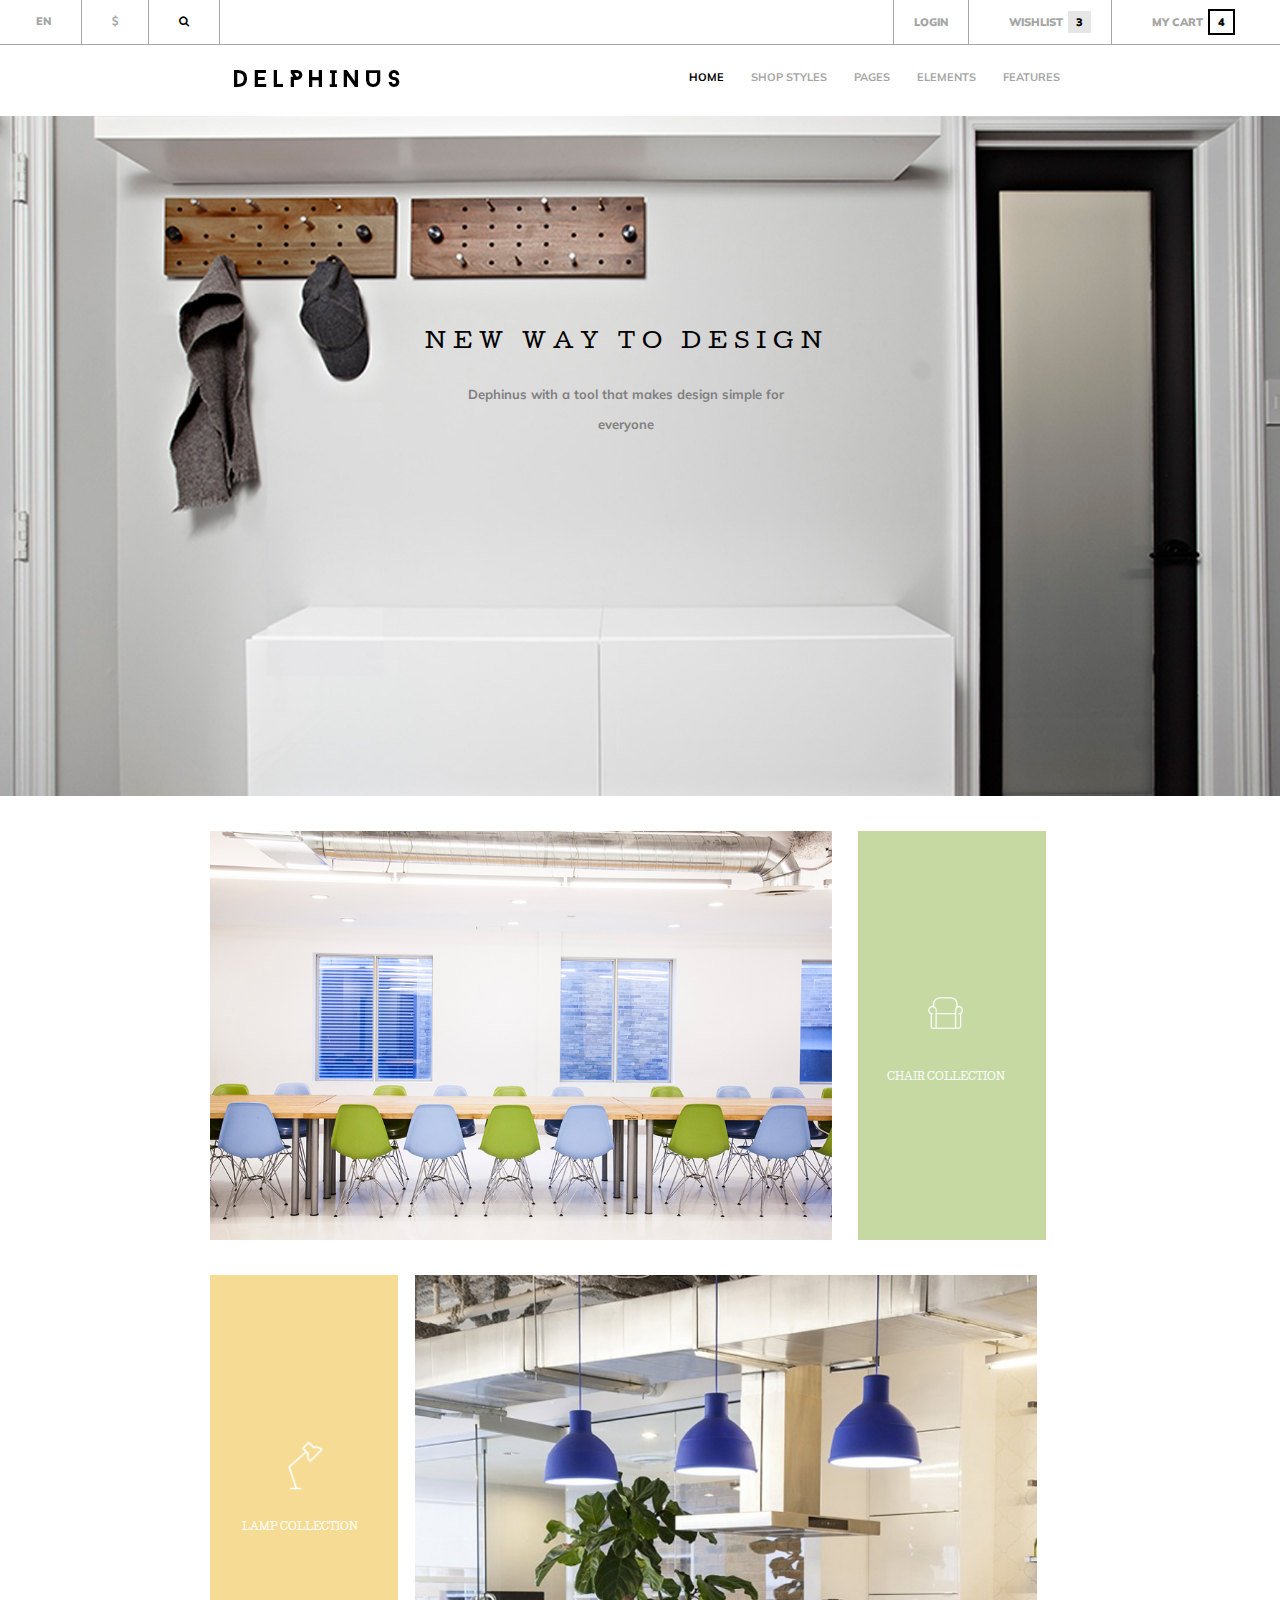
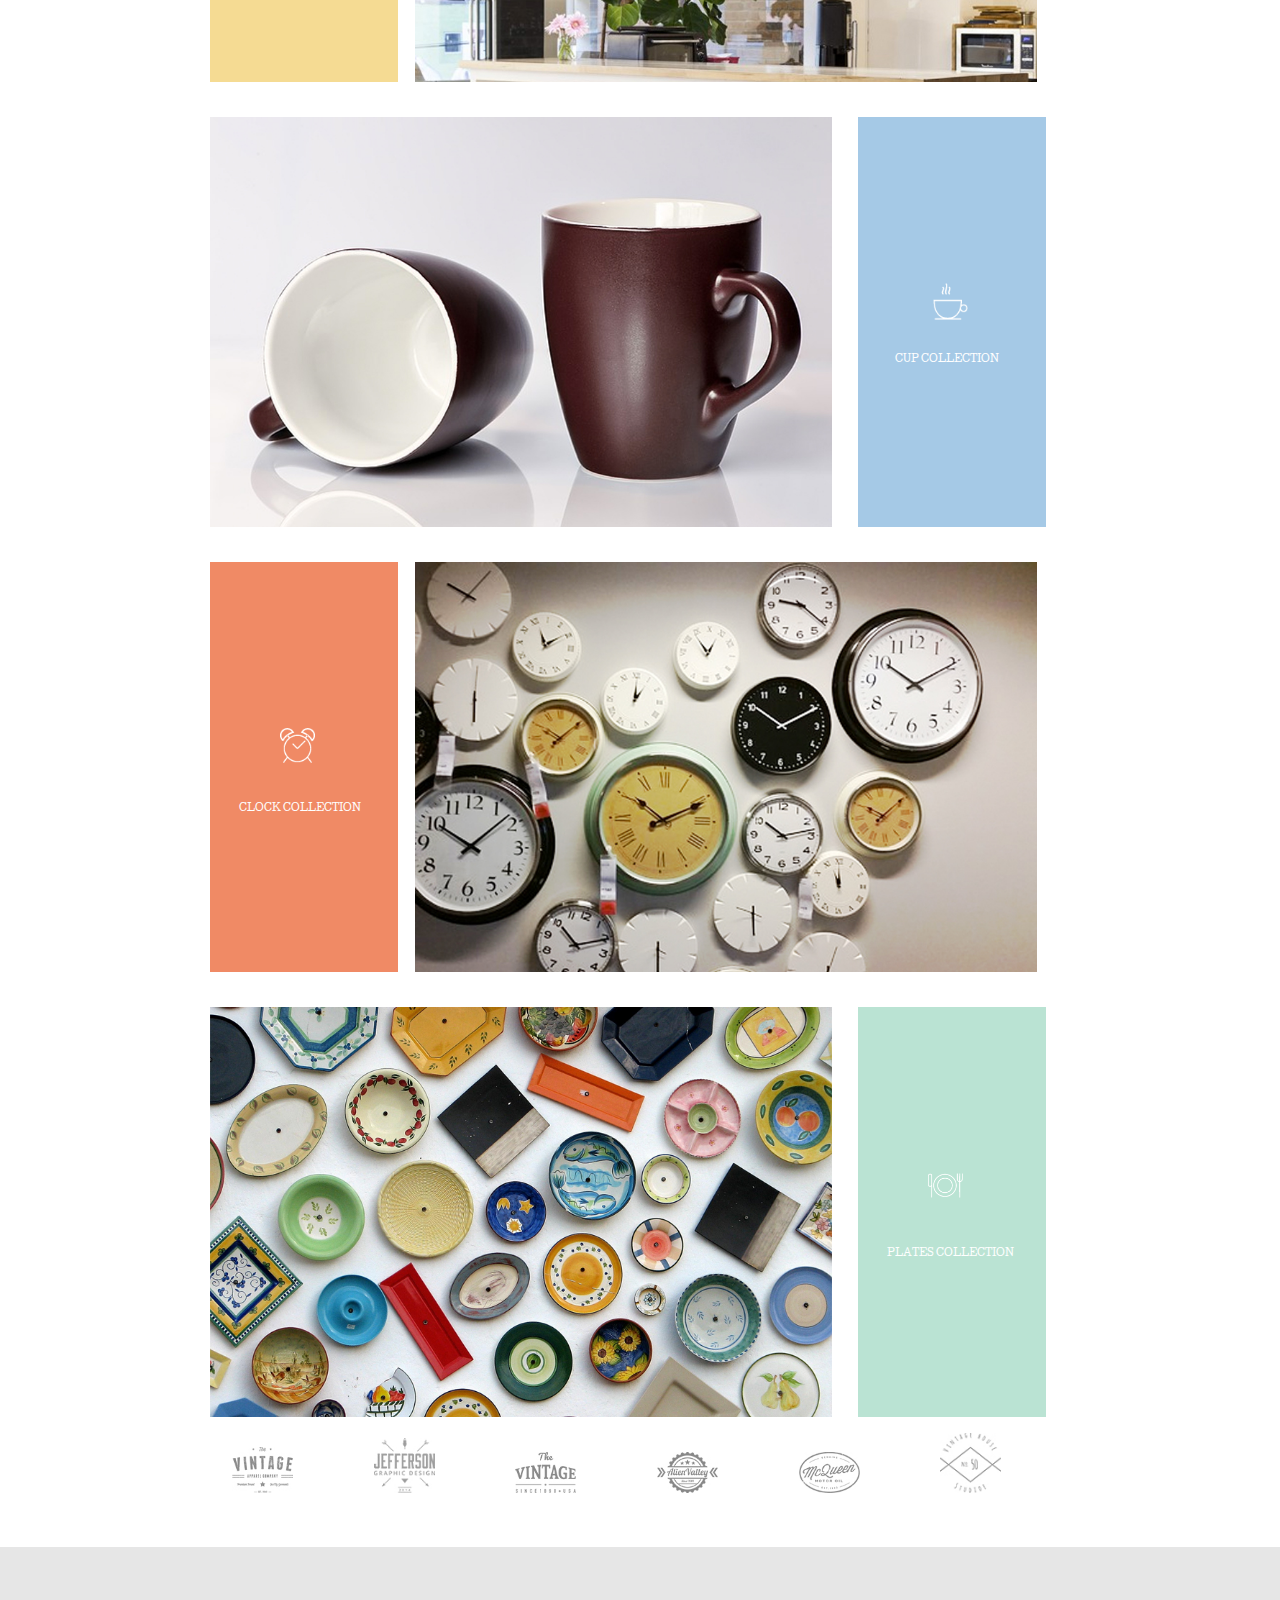
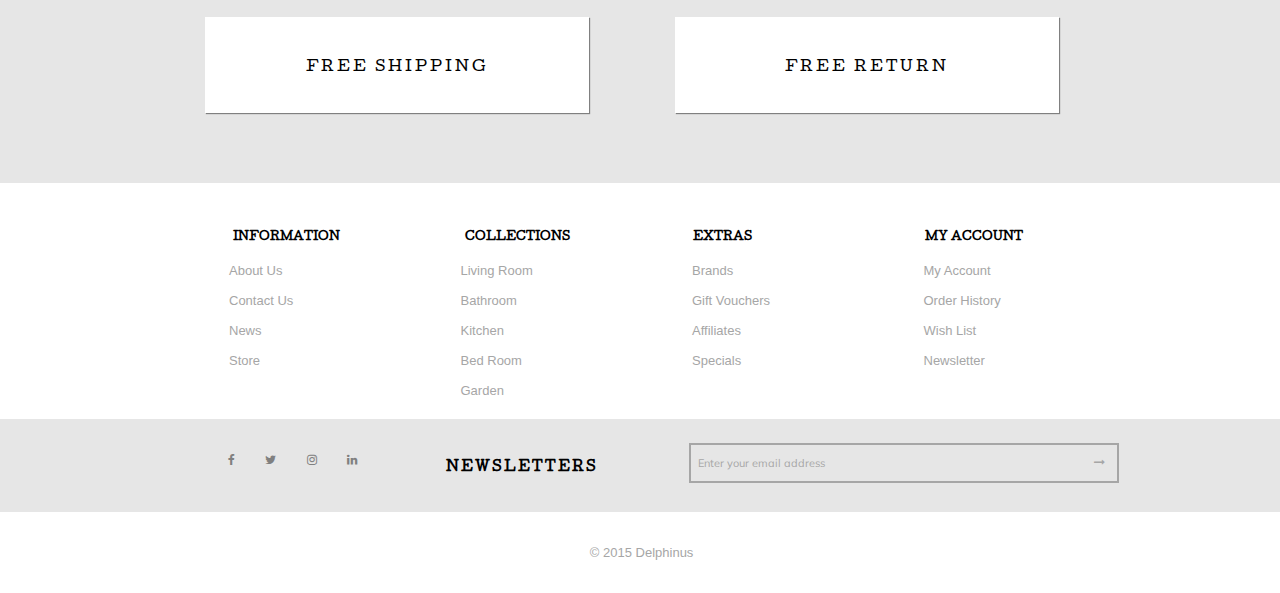
<file: index.html>
<!DOCTYPE html>
<html lang="en">
<head>
	<meta charset="UTF-8">
	<title>Home Page</title>
	<link rel="stylesheet" href="https://maxcdn.bootstrapcdn.com/font-awesome/4.4.0/css/font-awesome.min.css">
	<link href='https://fonts.googleapis.com/css?family=Muli:400,400italic' rel='stylesheet' type='text/css'>
	<link href='https://fonts.googleapis.com/css?family=Cutive' rel='stylesheet' type='text/css'>
	<link rel="icon" href="images/favicon.ico" type="image/x-icon"/>
	<link rel="stylesheet" href="styles/styles.css">
</head>
<body>

	<header class="headerNav">
	  <nav class="topNav clearfix">
		<ul class="listTopLeft">
		 	<li><a href="http://google.com" class="enIcon" target="_blank">EN</a></li>

		 	<li><a href="http://google.com" class="currencyIcon"target="_blank"><i class="fa fa-usd"></a></i></li>

		 	<li><a href="http://google.com" class="searchIcon" target="_blank"><i class="fa fa-search"></a></i></li>
		</ul>
		
		<ul class="listTopRight">
			<li><a href="http://google.com" class="loginIcon" target="_blank">Login</a></li>
			<li ><a href="http://google.com" class="wishListIcon" target="_blank">Wishlist <span class="counter three">3</span></a></li>
			<li><a href="http://google.com" class="myCartIcon" target="_blank">My Cart <span class="counter four">4</span></a></li>
		</ul>
	  </nav>

	  <nav class="navBar clearfix">
		 <div class="container clearfix"> 

		    <img src="images/delphinus-logo.png" class="delphinosLogo" alt="">
		    
		    <ul>
				 <li>Home</li>
				 <li>Shop Styles</li>
				 <li>Pages</li>
				 <li>Elements</li>
				 <li>Features</li>
		    </ul> 
		  </div>
	  </nav>
	</header>

	<section class="landingImage">
		
		<h1>New Way To Design</h1>
		<p>Dephinus with a tool that makes design simple for everyone</p>
		
	</section>

	<section class="landingPageMain">

		<div class="container landing">

		  <div class="row clearfix">
		     <img src="images/mainLP-chairs.jpg" alt="">
			 <div class="column one">
			 	<img src="images/mainLP-chair-icon.png" class="chair" alt="">
			 	<p>Chair Collection</p>
			 </div>
		  </div>

		  <div class="row clearfix">
		    <img src="images/mainLP-lamps.jpg" class="oppositeImage" alt="">
			<div class="column oppositeColumn two">
			  <img src="images/mainLP-lamp-icon.png" class="lamp" alt="">
			  <p class="lampText">Lamp Collection</p>
			</div>
		  </div>

		  <div class="row clearfix">
		     <img src="images/mainLP-cups.jpg" alt="">
			 <div class="column three">
			 	<img src="images/mainLP-cup-icon.png" class="cup" alt="">
			 	<p class="cupText">Cup Collection</p>
			 </div>
		  </div>

		  <div class="row clearfix">
		    <img src="images/mainLP-clocks.jpg" class="oppositeImage" alt="">
			<div class="column oppositeColumn four">
			 	<img src="images/mainLP-clock-icon.png" class="clock" alt="">
			 	<p>Clock Collection</p>
			</div>
		  </div>

		  <div class="row opposite clearfix">
		     <img src="images/mainLP-plates.jpg" alt="">
			 <div class="column five">
			 	<img src="images/mainLP-plate-icon.png" class="plate" alt="">
			 	<p>Plates Collection</p>
			 </div>
		  </div>

		<ul class="clientList">
		   <li><a href="http://google.ca"><img src="images/mainLP-client01.jpg" alt=""></a></li>
		   <li><a href="http://google.ca"><img src="images/mainLP-client02.jpg" alt=""></a></li>
		   <li><a href="http://google.ca"><img src="images/mainLP-client03.jpg" alt=""></a></li>
		   <li><a href="http://google.ca"><img src="images/mainLP-client04.jpg" alt=""></a></li>
		   <li><a href="http://google.ca"><img src="images/mainLP-client05.jpg" alt=""></a></li>
		   <li><a href="http://google.ca"><img src="images/mainLP-client06.jpg" alt=""></a></li>
		</ul>
	</section>

	<section class="shippingReturn">
		
	   <div class="container clearfix"> 
		  <div class="landingShippingReturn">

				<div class="freeShipping">
					<p>Free Shipping</p>
				</div>
		

			 	<div class="freeReturn">
					<p>Free Return</p>
				</div>
		  </div>
	   </div>

	</section>

	<section class="footerList">
		<div class="container clearfix">
			<div class="footerLandingList1">
			   <div class="listItem"> 
					<h3 class="information">Information</h3>
					<ul>
						<li>About Us</li>
						<li>Contact Us</li>
						<li>News</li>
						<li>Store</li>	
					</ul>
				</div>   

				<div class="listItem"> 
					<h3 class="collections">Collections</h3>
					<ul>
						<li>Living Room</li>
						<li>Bathroom</li>
						<li>Kitchen</li>
						<li>Bed Room</li>
						<li>Garden</li>
					</ul>
				</div> 

				<div class="listItem"> 
					<h3 class="extras">Extras</h3>
					<ul>
						<li>Brands</li>
						<li>Gift Vouchers</li>
						<li>Affiliates</li>
						<li>Specials</li>
					</ul>
				</div> 

				<div class="listItem"> 
					<h3 class="myAccount">My Account</h3>
					<ul>
						<li>My Account</li>
						<li>Order History</li>
						<li>Wish List</li>
						<li>Newsletter</li>
					</ul>
			</div>
		</div>
	</section>
	
	<section class="footerLandingPage">
		<div class="container clearfix">
			<ul class="footerLandingList2"> 
				<i class="fa fa-facebook"></i>
				<i class="fa fa-twitter"></i>
				<i class="fa fa-instagram"></i>
				<i class="fa fa-linkedin"></i>
			</ul>

			<div class="footerNewsLetters"> 
				<p>Newsletters</p>
			</div>

			<div class="footerEnterEmail">
				<p>Enter your email address <i class="fa fa-long-arrow-right"></i></p>
				
			</div>
		</div>
	</section>

	<section class="homeCopyRight">
		<p>&#169; 2015 Delphinus</p>
	</section>

</body>
</html>
</file>
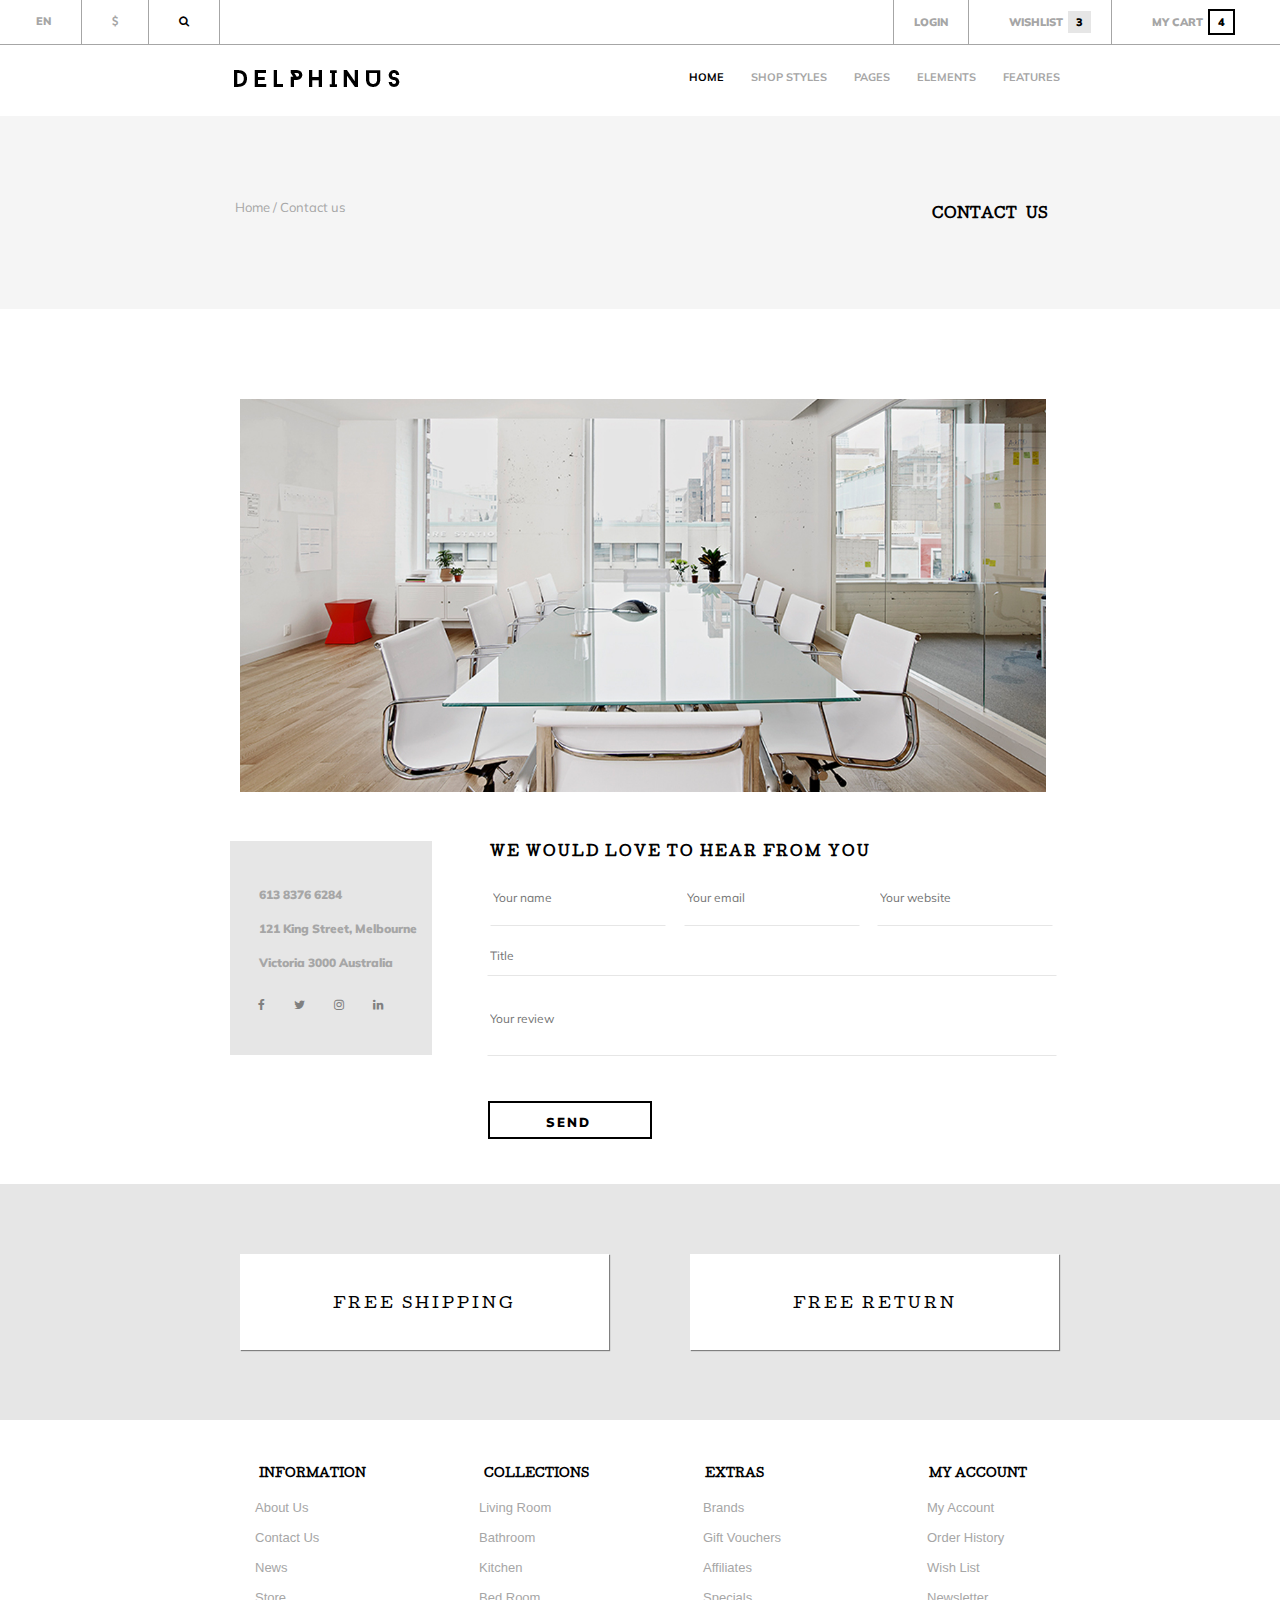
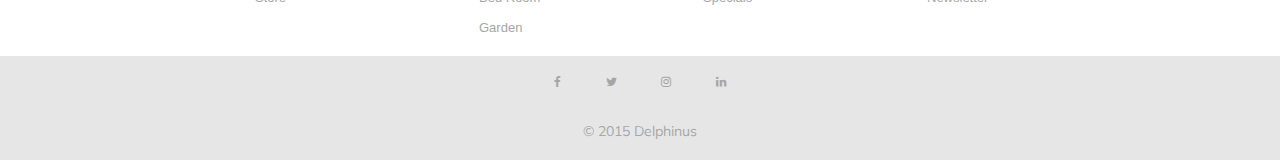
<file: contactPage.html>
<!DOCTYPE html>
<html lang="en">
<head>
	<meta charset="UTF-8"> 
	<title>Contact Page</title>
	<link rel="stylesheet" href="https://maxcdn.bootstrapcdn.com/font-awesome/4.4.0/css/font-awesome.min.css">
	<link href='https://fonts.googleapis.com/css?family=Muli:400,400italic' rel='stylesheet' type='text/css'>
	<link href='https://fonts.googleapis.com/css?family=Cutive' rel='stylesheet' type='text/css'>
	<link rel="icon" href="images/favicon.ico" type="image/x-icon"/>
	<link rel="stylesheet" href="styles/styles.css">
</head>

<body>
	<header class="headerNav">
	  <nav class="topNav clearfix">
		<ul class="listTopLeft">
		 	<li><a href="http://google.com" class="enIcon" target="_blank">EN</a></li>

		 	<li><a href="http://google.com" class="currencyIcon"target="_blank"><i class="fa fa-usd"></a></i></li>

		 	<li><a href="http://google.com" class="searchIcon" target="_blank"><i class="fa fa-search"></a></i></li>
		</ul>
		
		<ul class="listTopRight">
			<li><a href="http://google.com" class="loginIcon" target="_blank">Login</a></li>
			<li ><a href="http://google.com" class="wishListIcon" target="_blank">Wishlist <span class="counter three">3</span></a></li>
			<li><a href="http://google.com" class="myCartIcon" target="_blank">My Cart <span class="counter four">4</span></a></li>
		</ul>
	  </nav>

	  <nav class="navBar clearfix">
		 <div class="container clearfix"> 

		    <img src="images/delphinus-logo.png" class="delphinosLogo" alt="">
		    
		    <ul>
				 <li>Home</li>
				 <li>Shop Styles</li>
				 <li>Pages</li>
				 <li>Elements</li>
				 <li>Features</li>
		    </ul> 
		  </div>
	  </nav>
	</header>

	<section class="contactBar clearfix">
		<div class="container"> 
			<p>Home / Contact us</p>
			<h2>Contact <span class="contactUs">Us</span></h2>
		</div>
	</section>

	<section class="mainContactContent"> 

		<div class="container clearfix">
			<img src="images/contact-main.jpg" alt="">

			<div class="contactAddressBox">

				<p>613 8376 6284</p>
				<p>121 King Street, Melbourne</p>
				<p>Victoria 3000 Australia</p>

				<i class="fa fa-facebook"></i>
				<i class="fa fa-twitter"></i>
				<i class="fa fa-instagram"></i>
				<i class="fa fa-linkedin"></i>

			</div>



		 <form action="">

			 <p>We Would Love to Hear From you</p> 
			 
			 <input type="text" name="name" class="inputField" placeholder="Your name"> 

			 <input type="text" name="email" class="inputField"placeholder="Your email">

			 <input type="text" name="website" class="inputField" placeholder="Your website">

			 <input type="text" name="title" class="formTitle" placeholder="Title">

			 <input type="text" name="review" class="formReview" placeholder="Your review">

			<div class="sendForm">
				<p>Send</p>
			</div>

		 </form>

		</div>

	</section>

	<section class="shippingReturn">
		
		<div class="container clearfix"> 
		
			<div class="freeShipping">
				<p>Free Shipping</p>
			</div>
 

		 	<div class="freeReturn">
				<p>Free Return</p>
			</div>
		</div>

	</section>

	<section class="footerList">
		<div class="container clearfix">
		   <div class="listItem"> 
				<h3>Information</h3>
				<ul>
					<li>About Us</li>
					<li>Contact Us</li>
					<li>News</li>
					<li>Store</li>	
				</ul>
			</div>   

			<div class="listItem"> 
				<h3>Collections</h3>
				<ul>
					<li>Living Room</li>
					<li>Bathroom</li>
					<li>Kitchen</li>
					<li>Bed Room</li>
					<li>Garden</li>
				</ul>
			</div> 

			<div class="listItem"> 
				<h3 class="extras">Extras</h3>
				<ul>
					<li>Brands</li>
					<li>Gift Vouchers</li>
					<li>Affiliates</li>
					<li>Specials</li>
				</ul>
			</div> 

			<div class="listItem"> 
				<h3 class="myAccount">My Account</h3>
				<ul>
					<li>My Account</li>
					<li>Order History</li>
					<li>Wish List</li>
					<li>Newsletter</li>
				</ul>
			</div>
		</div>
	</section>

	<footer class="contactFooter">
		
			<i class="fa fa-facebook"></i>
			<i class="fa fa-twitter"></i>
			<i class="fa fa-instagram"></i>
			<i class="fa fa-linkedin"></i>
			
			<p> &#169; 2015 Delphinus</p>
	
	</footer>

</body>
</html>
</file>
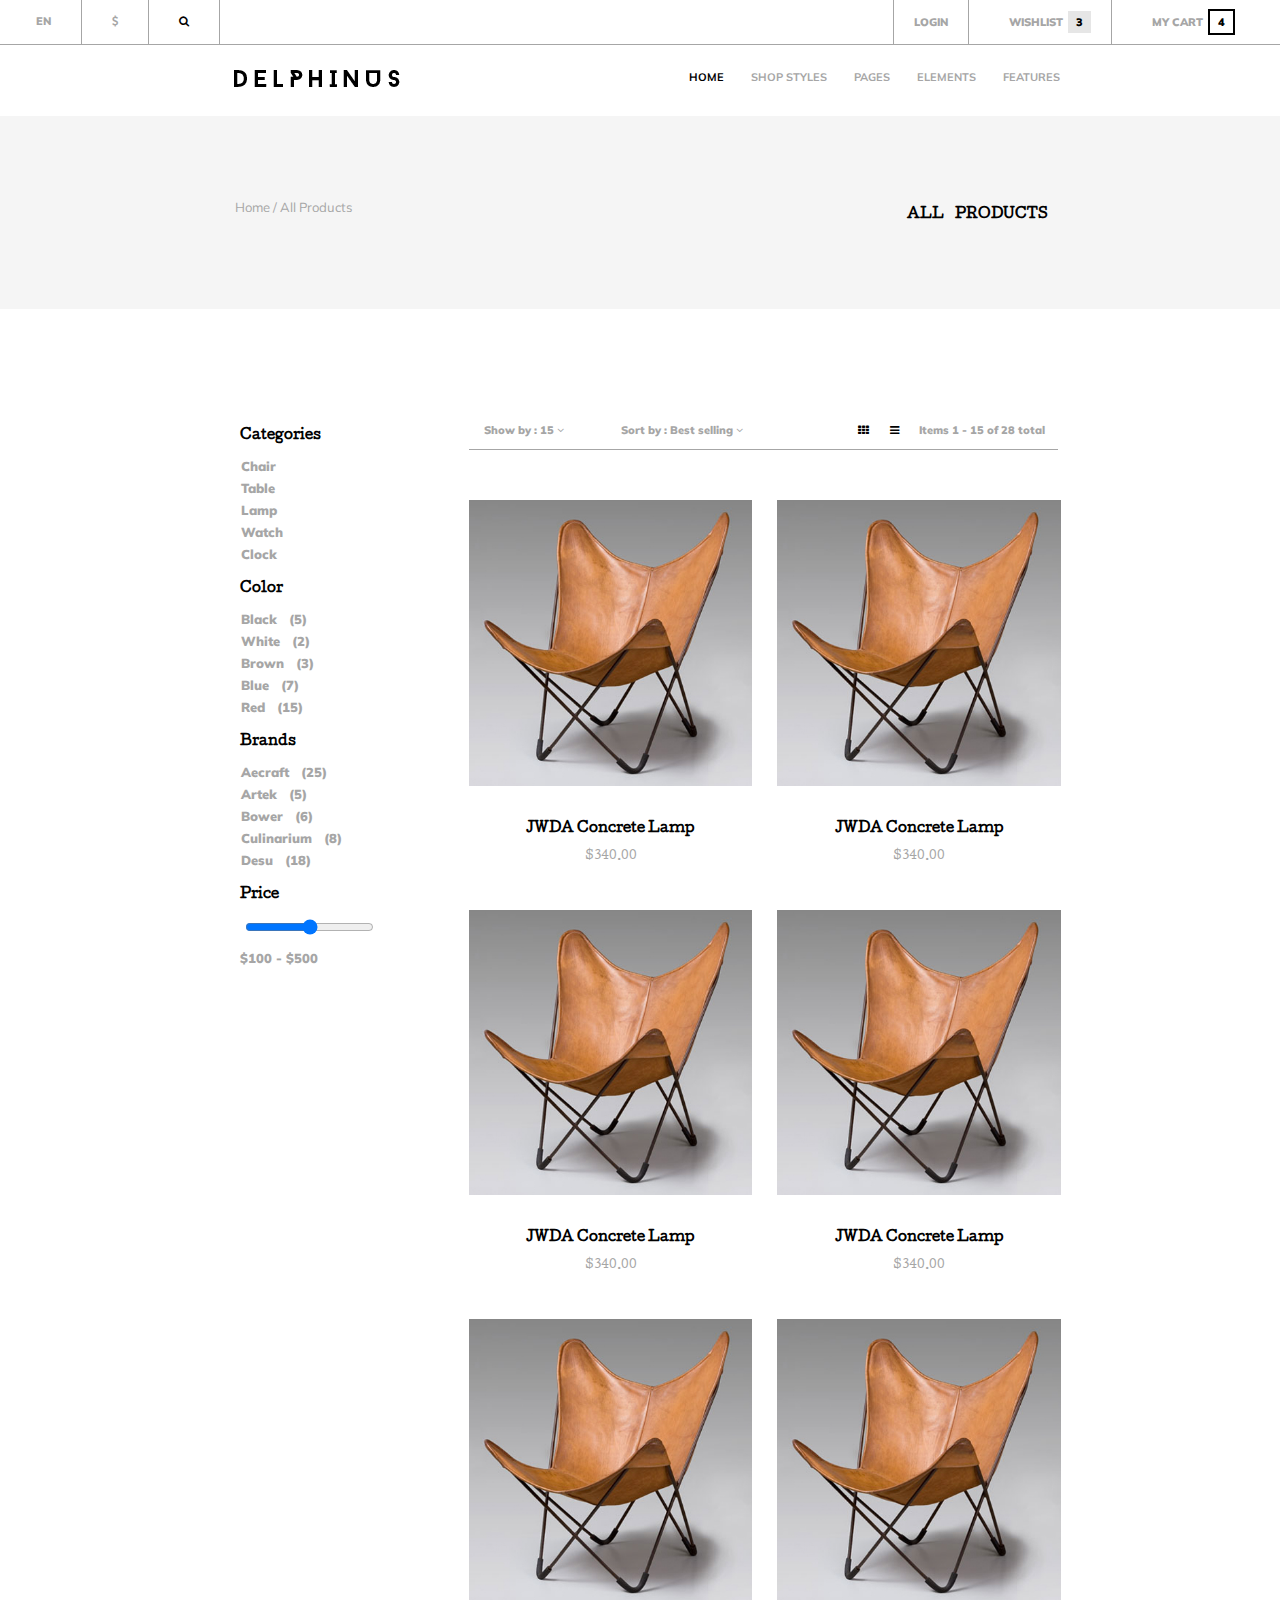
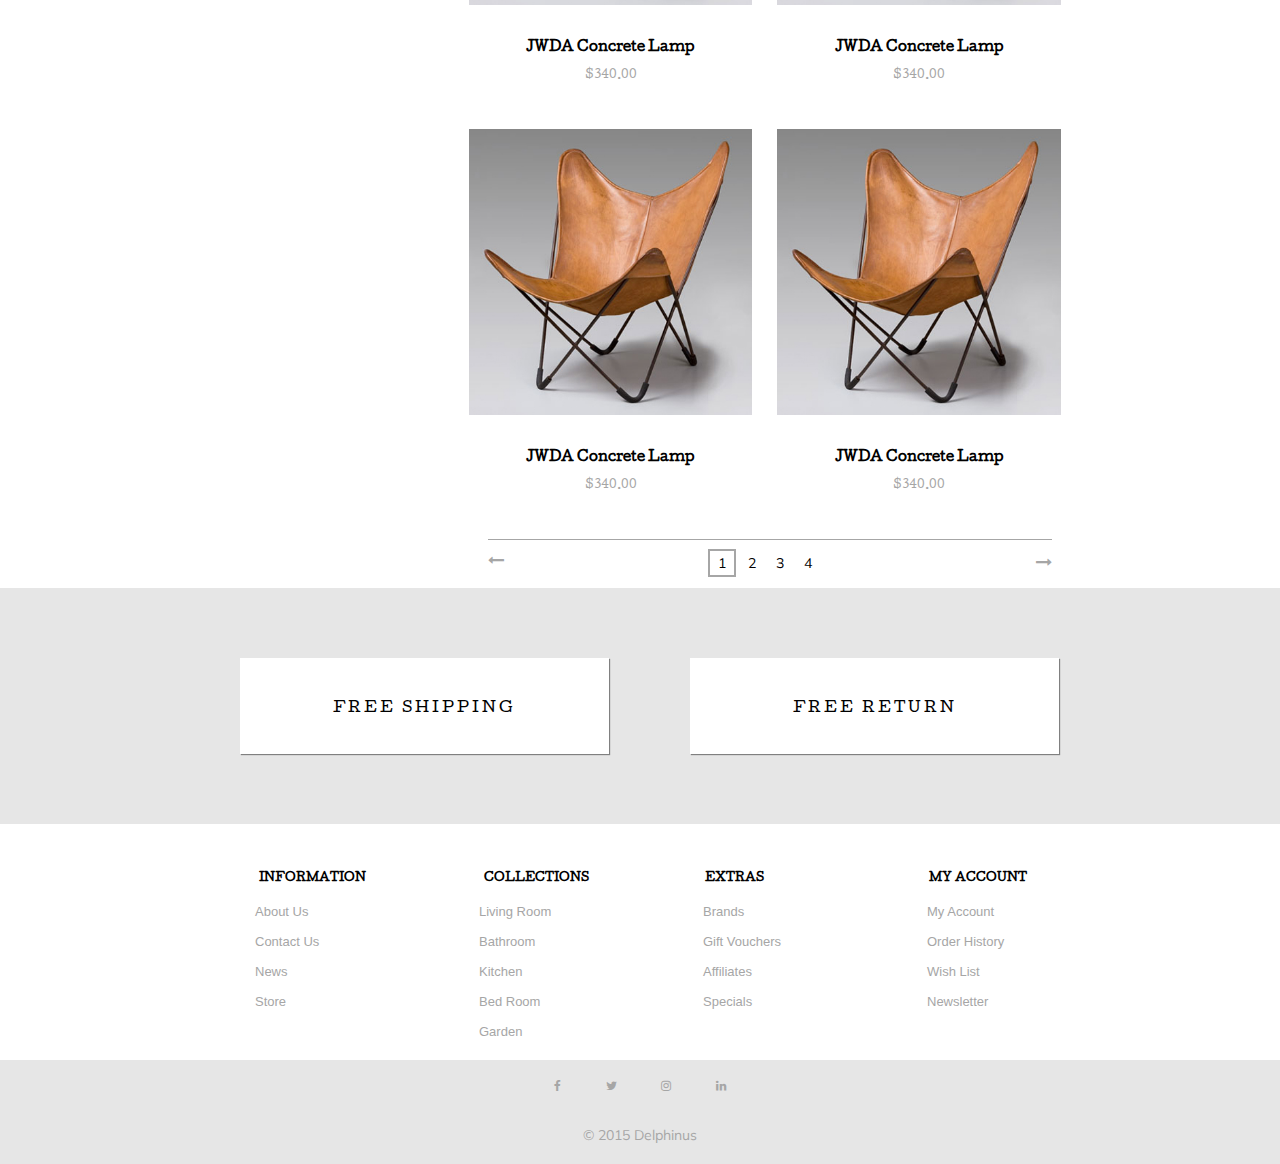
<file: productPage.html>
<!DOCTYPE html>
<html lang="en">
<head>
	<meta charset="UTF-8">
	<title>Product Page</title>
	<link rel="stylesheet" href="https://maxcdn.bootstrapcdn.com/font-awesome/4.4.0/css/font-awesome.min.css">
	<link href='https://fonts.googleapis.com/css?family=Muli:400,400italic' rel='stylesheet' type='text/css'>
	<link href='https://fonts.googleapis.com/css?family=Cutive' rel='stylesheet' type='text/css'>
	<link rel="icon" href="images/favicon.ico" type="image/x-icon"/>
	<link rel="stylesheet" href="styles/styles.css">
</head>
<body>

<header class="headerNav">
  <nav class="topNav clearfix">
	<ul class="listTopLeft">
	 	<li><a href="http://google.com" class="enIcon" target="_blank">EN</a></li>

	 	<li><a href="http://google.com" class="currencyIcon"target="_blank"><i class="fa fa-usd"></a></i></li>

	 	<li><a href="http://google.com" class="searchIcon" target="_blank"><i class="fa fa-search"></a></i></li>
	</ul>
	
	<ul class="listTopRight">
		<li><a href="http://google.com" class="loginIcon" target="_blank">Login</a></li>
		<li ><a href="http://google.com" class="wishListIcon" target="_blank">Wishlist <span class="counter three">3</span></a></li>
		<li><a href="http://google.com" class="myCartIcon" target="_blank">My Cart <span class="counter four">4</span></a></li>
	</ul>
  </nav>

  <nav class="navBar clearfix">
	 <div class="container clearfix"> 

	    <img src="images/delphinus-logo.png" class="delphinosLogo" alt="">
	    
	    <ul>
			 <li>Home</li>
			 <li>Shop Styles</li>
			 <li>Pages</li>
			 <li>Elements</li>
			 <li>Features</li>
	    </ul> 
	  </div>
  </nav>
</header>

	<section class="contactBar clearfix">
		<div class="container"> 
			<p>Home / All Products</p>
		
			<h2>All <span class="allProducts">Products</span></h2>
		</div>
	</section>


	<section class="container clearfix">

		<aside>
			<h3>Categories</h3>
			<ul>
				<li>Chair</li>
				<li>Table</li>
				<li>Lamp</li>
				<li>Watch</li>
				<li>Clock</li>
			</ul>

			<h3>Color</h3>
			<ul>
				<li>Black <span class="productListSpan">(5)</span></li>
				<li>White <span class="productListSpan">(2)</span></li>
				<li>Brown <span class="productListSpan">(3)</span></li>
				<li>Blue <span class="productListSpan">(7)</span></li>
				<li>Red <span class="productListSpan">(15)</span></li>
			</ul>
			
			<h3>Brands</h3>
			<ul>
				<li>Aecraft <span class="productListSpan">(25)</span></li>
				<li>Artek <span class="productListSpan">(5)</span></li>
				<li>Bower <span class="productListSpan">(6)</span></li>
				<li>Culinarium <span class="productListSpan">(8)</span></li>
				<li>Desu <span class="productListSpan">(18)</span></li>
			</ul>

		<div class="productRange"> 
			<h3>Price</h3>
			<input type="range">
			<p>$100 - $500</p>
		</div>

		</aside>
		
		<section class="gallery clearfix">
			<div class="galleryContainer clearfix"> 

				<div class="itemDisplaySort clearfix"> 
					<div class="displaySortLeft">
					   <p>Show by : 15 <i class="fa fa-angle-down"></i></p>

					   <p>Sort by : Best selling <i class="fa fa-angle-down"></i></p>			
					</div> 

					<div class="displaySortRight">
					   <p><i class="fa fa-th"></i></p>

					   <p><i class="fa fa-bars"></i></p>

					   <p>Items 1 - 15 of 28 total</p>			
					</div>
				</div>



				<div class="galleryItem left top">
					<img src="images/productpage-placeholder.jpg" alt="">
					<h3>JWDA Concrete Lamp</h3>
					<p>$340.00</p>
				</div>

				<div class="galleryItem right top">
					<img src="images/productpage-placeholder.jpg" alt="">
					<h3>JWDA Concrete Lamp</h3>
					<p>$340.00</p>
				</div>

				<div class="galleryItem left">
					<img src="images/productpage-placeholder.jpg" alt="">
					<h3>JWDA Concrete Lamp</h3>
					<p>$340.00</p>
				</div>

				<div class="galleryItem right">
					<img src="images/productpage-placeholder.jpg" alt="">
					<h3>JWDA Concrete Lamp</h3>
					<p>$340.00</p>
				</div>

				<div class="galleryItem left">
					<img src="images/productpage-placeholder.jpg" alt="">
					<h3>JWDA Concrete Lamp</h3>
					<p>$340.00</p>
				</div>

				<div class="galleryItem right">
					<img src="images/productpage-placeholder.jpg" alt="">
					<h3>JWDA Concrete Lamp</h3>
					<p>$340.00</p>
				</div>

				<div class="galleryItem left">
					<img src="images/productpage-placeholder.jpg" alt="">
					<h3>JWDA Concrete Lamp</h3>
					<p>$340.00</p>
				</div>

				<div class="galleryItem right">
					<img src="images/productpage-placeholder.jpg" alt="">
					<h3>JWDA Concrete Lamp</h3>
					<p>$340.00</p>

				</div>


				<div class="productPages clearfix">
					<i class="fa fa-long-arrow-left"></i>
					<ul>
						<li><span="productPagesSpan">1</span></li>
						<li><span="productPagesSpan">2</span></li>
						<li><span="productPagesSpan">3</span></li>
						<li><span="productPagesSpan">4</span></li>		
					</ul>
					<i class="fa fa-long-arrow-right"></i>
				</div> 

			</div> 
		</section>  <!--WORKS B-b-b-b-ut WHY?!?!?!??!--> 
	</section>  
		
		<section class="shippingReturn">
			
			<div class="container clearfix"> 
			
				<div class="freeShipping">
					<p>Free Shipping</p>
				</div>
		

			 	<div class="freeReturn">
					<p>Free Return</p>
				</div>
			</div>

		</section>

		<section class="footerList">
			<div class="container clearfix">
			   <div class="listItem"> 
					<h3>Information</h3>
					<ul>
						<li>About Us</li>
						<li>Contact Us</li>
						<li>News</li>
						<li>Store</li>	
					</ul>
				</div>   

				<div class="listItem"> 
					<h3>Collections</h3>
					<ul>
						<li>Living Room</li>
						<li>Bathroom</li>
						<li>Kitchen</li>
						<li>Bed Room</li>
						<li>Garden</li>
					</ul>
				</div> 

				<div class="listItem"> 
					<h3 class="extras">Extras</h3>
					<ul>
						<li>Brands</li>
						<li>Gift Vouchers</li>
						<li>Affiliates</li>
						<li>Specials</li>
					</ul>
				</div> 

				<div class="listItem"> 
					<h3 class="myAccount">My Account</h3>
					<ul>
						<li>My Account</li>
						<li>Order History</li>
						<li>Wish List</li>
						<li>Newsletter</li>
					</ul>
				</div>
			</div>
		</section>

		<footer class="contactFooter">
			
				<i class="fa fa-facebook"></i>
				<i class="fa fa-twitter"></i>
				<i class="fa fa-instagram"></i>
				<i class="fa fa-linkedin"></i>
				
				<p> &#169; 2015 Delphinus</p>
		
		</footer>
	    
</body>
</html>

<!-- FOR RANGE SLIDER ABOVE !!!!

 <form action="">
		<input type="range" class="zoom" min="0" max="150">
	 </form>
		
		input[type=range] {
	  -webkit-appearance: none;
	  width: 100%;
	  margin: 6.5px 0;
	}
	input[type=range]:focus {
	  outline: none;
	}
	input[type=range]::-webkit-slider-runnable-track {
	  width: 100%;
	  height: 1px;
	  cursor: pointer;
	  box-shadow: 0px 0px 0px #000000, 0px 0px 0px #0d0d0d;
	  background: #000000;
	  border-radius: 1.1px;
	}
	input[type=range]::-webkit-slider-thumb {
	  box-shadow: 1px 1px 1px #000000, 0px 0px 1px #0d0d0d;
	  border: 1px solid #000000;
	  height: 14px;
	  width: 2px;
	  border-radius: 3px;
	  background: #000000;
	  cursor: pointer;
	  -webkit-appearance: none;
	  margin-top: -6.7px;
	}
	input[type=range]:focus::-webkit-slider-runnable-track {
	  background: #0d0d0d;
	}
	input[type=range]::-moz-range-track {
	  width: 100%;
	  height: 1px;
	  cursor: pointer;
	  box-shadow: 0px 0px 0px #000000, 0px 0px 0px #0d0d0d;
	  background: #000000;
	  border-radius: 1.1px;
	  border: 0.2px solid #000000;
	}
	input[type=range]::-moz-range-thumb {
	  box-shadow: 1px 1px 1px #000000, 0px 0px 1px #0d0d0d;
	  border: 1px solid #000000;
	  height: 14px;
	  width: 2px;
	  border-radius: 3px;
	  background: #000000;
	  cursor: pointer;
	}
	input[type=range]::-ms-track {
	  width: 100%;
	  height: 1px;
	  cursor: pointer;
	  background: transparent;
	  border-color: transparent;
	  color: transparent;
	}
	input[type=range]::-ms-fill-lower {
	  background: #000000;
	  border: 0.2px solid #000000;
	  border-radius: 2.2px;
	  box-shadow: 0px 0px 0px #000000, 0px 0px 0px #0d0d0d;
	}
	input[type=range]::-ms-fill-upper {
	  background: #000000;
	  border: 0.2px solid #000000;
	  border-radius: 2.2px;
	  box-shadow: 0px 0px 0px #000000, 0px 0px 0px #0d0d0d;
	}
	input[type=range]::-ms-thumb {
	  box-shadow: 1px 1px 1px #000000, 0px 0px 1px #0d0d0d;
	  border: 1px solid #000000;
	  height: 14px;
	  width: 2px;
	  border-radius: 3px;
	  background: #000000;
	  cursor: pointer;
	  height: 1px;
	}
	input[type=range]:focus::-ms-fill-lower {
	  background: #000000;
	}
	input[type=range]:focus::-ms-fill-upper {
	  background: #0d0d0d;
	}
 -->
</file>
<file: styles/styles.css>
article,aside,details,figcaption,figure,footer,header,hgroup,nav,section,summary{display:block;}audio,canvas,video{display:inline-block;}audio:not([controls]){display:none;height:0;}[hidden]{display:none;}html{font-family:sans-serif;-webkit-text-size-adjust:100%;-ms-text-size-adjust:100%;}a:focus{outline:thin dotted;}a:active,a:hover{outline:0;}h1{font-size:2em;}abbr[title]{border-bottom:1px dotted;}b,strong{font-weight:700;}dfn{font-style:italic;}mark{background:#ff0;color:#000;}code,kbd,pre,samp{font-family:monospace, serif;font-size:1em;}pre{white-space:pre-wrap;word-wrap:break-word;}q{quotes:\201C \201D \2018 \2019;}small{font-size:80%;}sub,sup{font-size:75%;line-height:0;position:relative;vertical-align:baseline;}sup{top:-.5em;}sub{bottom:-.25em;}img{border:0;}svg:not(:root){overflow:hidden;}fieldset{border:1px solid silver;margin:0 2px;padding:.35em .625em .75em;}button,input,select,textarea{font-family:inherit;font-size:100%;margin:0;}button,input{line-height:normal;}button,html input[type=button],/* 1 */
input[type=reset],input[type=submit]{-webkit-appearance:button;cursor:pointer;}button[disabled],input[disabled]{cursor:default;}input[type=checkbox],input[type=radio]{box-sizing:border-box;padding:0;}input[type=search]{-webkit-appearance:textfield;-moz-box-sizing:content-box;-webkit-box-sizing:content-box;box-sizing:content-box;}input[type=search]::-webkit-search-cancel-button,input[type=search]::-webkit-search-decoration{-webkit-appearance:none;}textarea{overflow:auto;vertical-align:top;}table{border-collapse:collapse;border-spacing:0;}body,figure{margin:0;}legend,button::-moz-focus-inner,input::-moz-focus-inner{border:0;padding:0;}

.clearfix:after {visibility: hidden; display: block; font-size: 0; content: " "; clear: both; height: 0; }

* { -moz-box-sizing: border-box; -webkit-box-sizing: border-box; box-sizing: border-box; }


.container {
	width: 70%;
	margin: 0 auto;
}

		       
		       /*******HOME PAGE********/

/************* HOME - HEADER NAV SECTION **********/

.topNav {

	background: white;
	border-bottom: 1px solid #a6a6a6;
	font-family: 'Muli', sans-serif;
	font-weight: 900;
	position: relative;
}

.listTopLeft li, .listTopRight li{   
	float: left;
	list-style: none;
	text-transform: uppercase;
	font-size: 11px;
	padding: 0 10px;
}

.listTopLeft, .listTopRight {
	margin: 8px 0;
	padding: 0;
}

.listTopLeft {
	float: left;
	padding:6px;
}

.listTopLeft a {
	padding:17px 30px;
	margin:10px -10px;
	color:#a6a6a6; 
	text-decoration: none;
}

.listTopLeft .searchIcon {
	color:black;
}

.listTopRight {
	float: right;
	padding: 5px;
	margin: 10px 10px;
}

.listTopRight a {
	padding: 16px 20px;
	text-decoration: none;
	color:#a6a6a6;
}

.enIcon {
	border-right: 1px solid #a6a6a6;
}

.currencyIcon {
	border-right: 1px solid #a6a6a6;
}

.searchIcon {
	border-right: 1px solid #a6a6a6;
}


.loginIcon {
	border-left:1px solid #a6a6a6; 
	border-right: 1px solid #a6a6a6; 
}

.wishListIcon {
	border-right:1px solid #a6a6a6;

}

.counter {
	color:black;
	font-weight: 900;
	padding:4px 8px;
	margin-left: 2px;
}

.counter.three {
	background: #e6e6e6;
}

.counter.four {
	border:2px solid black;
}

.delphinosLogo {
	display:inline-block;
	margin: 25px 34px;
}

.navBar h2 {
	float: left;
	margin-left: 130px;
}

.navBar ul {
	float:right;
	margin-right: 24px;
	margin-top: 25px;
	text-transform: uppercase;
	font-family: 'Muli', sans-serif;
	font-weight: 700;
	font-size: 11px;	
}

.navBar ul li {
	list-style: none;
	display: inline-block;
	padding:0 12px;
	color:#a6a6a6;

}

.navBar ul li:first-child {
	color:black;
}

/************* HOME - HERO IMAGE/SECTION **********/

.landingImage {

	background: url("../images/mainLP-hero.jpg") no-repeat top;
	height:calc(90vh - 130px);
	width: 100%;
	-webkit-background-size: cover;
	-moz-background-size: cover;
	-o-background-size: cover;
	background-size: cover;

}

.landingImage h1 {
	margin: 0 auto;
	width: 45%;
	padding-top:210px;
	padding-left: 73px;
	font-family: 'Cutive', serif;
	font-weight: 100;
	font-size: 21px;
	text-transform: uppercase;
	letter-spacing: 7px;
}

.landingImage p {
	width:28%;
	margin: 0 auto;
	padding-top: 26px;
	padding-right:28px;
	line-height: 30px;
	text-align: center;
	color:grey; 
	font-size: 13px;
	font-family: 'Muli', sans-serif;
	font-weight: 700;
}

.container, .landingPage {
	margin-left: 200px;
}

/************* HOME - PRODUCT DISPLAY ************/

.row {

  position: relative;
  margin-top: 35px;

}

.row img {
  float: left;
  width:70%;
  padding-right: 5px;
  margin-left: 10px;
}

.column {
  right:50px;
  height: 100%;
  width:21%;
  position: absolute;
}

.column p {
	font-family: 'Cutive', serif;
	font-size: 9px;
	color:white;
	text-transform: uppercase;
}

.column.one {
	background: #c6d9a3; 
}

.column.two {
	background: #f5db93; 
}

.column.three {
	background: #a5c9e6; 
}

.column.four {
	background: #f08a65; 
}

.column.five {
	background: #bae3d3; 
}

/***** WENT WITH A NON-DRY CODE APPROACH
BELOW BEING THAT I WAS HAVING TROUBLE DOING
OTHERWISE ********/   

.row .chair { 		   
	position: absolute;
	width: 40px;
	top:166px;
	left:60px;
}             

.row .lamp {
	position: absolute;
	width: 40px;
	top:166px;
	left:68px;
}

.row .cup {
	position: absolute;
	width: 40px;
	top:166px;
	left:65px;
}

.row .clock {
	position: absolute;
	width: 40px;
	top:166px;
	left:60px;
}

.row .plate {
	position: absolute;
	width: 40px;
	top:166px;
	left:60px;
}

.row p {
	
	width: 70%;
	position: absolute;
	top:230px;
	left:29px;
}

.lampText {
	margin:15px 3px;
}

.cupText {
	margin: 5px 8px;
}

.oppositeColumn {
	left:10px;
}

.row .oppositeImage {
	margin-left: 215px;
}

/************* HOME - CLIENT LIST ************/


.clientList {
	list-style-type: none;
	margin-left: -46px;
	margin-bottom: 50px;
	
}

.clientList img {
	width:9%;
	padding: 0 10px;
	margin: 0 28px;
}

.clientList li {
	display:inline;
}


/************* HOME - SHIPPING/RETURN ************/

.landingShippingReturn {
	margin-left:-35px;
}

.shippingReturn {
	background: #e6e6e6; 
	padding:70px;
	margin-left: -30px;
	font-size: 14px;
	letter-spacing: 3px;
}

.freeShipping {
	float:left;
	background: white;
	font-family: 'Cutive', serif;
	text-transform: uppercase;
	box-shadow: 1px 1px 1px grey;
}

.freeReturn {
	float: right;
	background: white;
    font-family: 'Cutive', serif;
    text-transform: uppercase;
    box-shadow: 1px 1px 1px grey;
}

.freeShipping, .freeReturn {
	text-align: center;
}

.freeShipping, .freeReturn {
	width: 45%;
	padding:25px 20px;

}


/********** HOME - FOOTER LIST SECTION **********/

.footerList {
	width: 100%;
	
}

.footerList ul {
	
	list-style: none;
	text-align: left;
	color:#a6a6a6;
	font-size: 13px;
	margin-left: 15px;
	line-height: 30px;
}

.listItem {
	float: left;
	width: 25%;
}

.footerList .listItem h3 {
	text-align: center;
}

.footerList h3 {
	font-family: 'Cutive', serif;
	text-transform: uppercase;
	margin-top:45px;
	font-size: 11px;
	font-weight: 900;
}

.information {
	margin-left: 2px;
}


.extras {
	margin-right: 52px;
}

.myAccount {
	margin-right:12px;
}

/************* HOME - FOOTER LIST ***************/

.footerLandingList1 {
	margin-left: -30px;

}

.footerLandingList1 li {
	margin-left: 4px;
}



/************* HOME - FOOTER SOCIAL/ENTER EMAIL ************/

.footerLandingPage {
	width:100%;
	background: #e6e6e6; 
	
}

.footerLandingList2 {
	
	float: left;
	width:25%;
	margin-left: -25px;
}

.footerLandingList2 i {
	padding: 19px 13px;
	font-size: 12px;
	color: grey;
}

.footerNewsLetters {
	margin: 0 246px;
	padding:25px 0;
	font-family: 'Cutive', serif;
	font-weight: 900;
	letter-spacing: 2px;
	text-transform: uppercase;
	font-size: 13px;
	width: 20%;
}

.footerEnterEmail {
	width: 48%;
	margin: -69px -23px;
	padding: 0 7px;
	float: right;
	border: 2px solid #a6a6a6;
	font-family: 'Muli', sans-serif;
	font-size: 11px;
	color: #a6a6a6;
}

.footerEnterEmail i {
	margin: 1px 5px;
}

/************* HOME - FOOTER COPYRIGHT ************/


.homeCopyRight {
	width: 100%;
	padding: 20px 13px;
}

.homeCopyRight p {
	margin-left: 46%;
	color: #a6a6a6;
	font-size: 13px;
}


        	    /******PRODUCT PAGE******/

/******** PRODUCT - SECONDARY NAV BAR/CONTACT BAR *******/

.contactBar {
	background: #f5f5f5; 
}

.contactBar p {
	float:left;
	margin:0 35px;
	padding:83px 0;
	color:#a6a6a6;
	font-size: 13px;
	font-family: 'Muli', sans-serif;

}

.contactBar h2 {
	float:right;
	font-size: 13px;
	font-family: 'Cutive', serif;
	text-transform: uppercase;
	margin: 31px 45px;
	padding: 57px 3px;

}

.allProducts {
	margin-left: 8px;
}

.contactUs {
	margin-left: 6px;
}

/************* PRODUCT - ASIDE SECTION **********/

	aside {
		width:30%;
		margin-top: 103px;
		padding-left: 40px;
		float:left;
	}

	aside h3 {
		font-family: 'Cutive', serif;
		font-size: 13px;
	}

	aside ul {
		list-style: none;
		font-family: 'Muli', sans-serif;
		font-weight: 900;
		color:#a6a6a6; 
		font-size:13px;
		margin-left:-39px;
		line-height: 22px;
		
	}

	.productListSpan {
		margin-left: 8px;
	}

	.productRange p { 
		margin-top: 10px;
		font-family: 'Muli', sans-serif;
		font-size: 13px;
		font-weight: 900;
		color:#a6a6a6; 
	}

/************* PRODUCT - GALLERY SECTION **********/	

	.itemDisplaySort {
		border-bottom: 1px solid #a6a6a6; ;
		width: 94%;
		margin-bottom: 50px;
		padding: 11px;
	}

	.displaySortLeft {
		float:left;
		color:#a6a6a6; 
	}

	.displaySortRight {
		float:right;
		margin-right: -1%;
		color:#a6a6a6; 
	}

	.fa-th,.fa-bars {
		color:black;
	}

	.displaySortLeft p {
		display: inline;
		padding:49px;
		margin-left: -45px;
		font-family: 'Muli', sans-serif;
		font-size: 11px;
		font-weight: 900;
	}						/*NOT DRY CODE <-- BUT WAS HAVING TROUBLE 
							DOING OTHERWISE*/ 

	.displaySortRight p {
		display: inline;
		font-size:11px;
		font-weight: 900;
		padding: 8px;
		font-family: 'Muli', sans-serif;
	}

	.gallery {
		width: 70%;
		float:left;
	}

	.galleryContainer {
		margin-top: 100px;
	}

	.galleryItem {
		float:left;
		width: calc(50% - 5px);
		text-align: center;
		line-height: 3rem;
	}

	.galleryItem h3 {
		padding: 0;
		margin: 0;
		font-family: 'Cutive', serif;
		
	}				
					/*NOT DRY BECAUSE ELEMENTS 
					ON OTHER PAGES WERE INHERITING STYLES FROM
					.galleryItem h3, p*/ 
							

	.galleryItem p {
		font-family: 'Cutive', serif;
	}
	
	.galleryItem h3 {
		margin-top: -2px;
		font-size: 13px;
		font-weight: 900;
	}

	.galleryItem p {
		margin-top: -20px;
		padding-bottom: 20px;
		font-size: 11px;
		color:#a6a6a6; 
	}
	
	.gallery img {
		width:100%;
	}

	.gallery .left, .right {
		padding-right: 25px;

	}

	.productPages {
		width:90%;
		margin-left: 3%;
		padding-top: 10px;
		border-top:1px solid #a6a6a6;
		display: inline-block;
	}
	
	.fa-long-arrow-left {
		float:left;
		margin-top: 2px;
		color:#a6a6a6; 

	}
	
	.fa-long-arrow-right { 
		float:right;
		margin-top:-34px;
		color:#a6a6a6; 
	}

	.productPages ul {
		margin-left: 32%;
		padding-top: -20px;
		margin-top: 2px;
		font-family: 'Muli', sans-serif;
	}

	.productPages ul li {
		list-style: none;
		display: inline;
		font-size: 14px;
		padding: 3px 8px;
		
	}

	.productPages ul li:first-child {
		border: 2px solid #a6a6a6;
	}


/************* PRODUCT - FOOTER SECTION **********/


	.contactFooter {
		width: 100%;
		text-align: center;
		margin-bottom: -15px;
		background: #e6e6e6; 
	}

	.contactFooter i {
		padding: 20px 20px;
		color:#a6a6a6; 
		font-size: 12px;
	}

	.contactFooter p {
	
		color:#a6a6a6; 
		padding-bottom: 20px;
		font-family: 'Muli', sans-serif;
		font-size: 14px;
	}



			   /*****CONTACT PAGE*****/

/************* CONTACT - MAIN CONTENT SECTION ************/


.mainContactContent img {
	width:90%;
	padding-top: 50px;
	margin:40px;
}

/************ CONTACT - ADDRESS BOX/FORM SECTION *********/


.contactAddressBox {
	float: left;
	background: #e6e6e6;
	font-family: 'Muli', sans-serif;
	font-size: 12px; 
	font-weight: 900;
	padding: 31px 15px;
	margin: 5px 30px;
}

.contactAddressBox p {
	margin-left: 14px;
	line-height: 22px;
	color: #a6a6a6;
}

.contactAddressBox i {
	padding: 13px;
	color:grey;
}

form {
	float:left;
	line-height: 3px;
	padding: 0 20px;
	width: 70%;
}

form p {
	width: 70%;
	margin-left: 8px; 
	font-size: 13px;
	font-weight: 900;
	font-family: 'Cutive', serif;
	text-transform: uppercase;
	letter-spacing: 2px;
}

input {
	line-height: 70px;
	font-family: 'Muli', sans-serif;
	font-size: 12px;	
	margin: 5px;
}

.inputField {
	width: 30%;
	height:56px;
	border:1px solid white;
	border-bottom: 1px solid #e6e6e6;
	
}

.inputField {
	margin-left:8px;

}

.formTitle,.formReview {
	display: block;
	width: 97%;
	line-height: 40px;
	border: 1px solid white;
	border-bottom: 1px solid #e6e6e6;
}

.formTitle {
	height:40px;
}
.formReview {
	height: 75px;
}


.sendForm {
	padding: 5px 48px;
	margin: 45px 6px;
	border: 2px solid black;
	width: 28%;
	height: 38px;
}

.sendForm p {
	font-size: 13px; 
	font-weight: 900;
	font-family: 'Muli', sans-serif;
}
</file>
